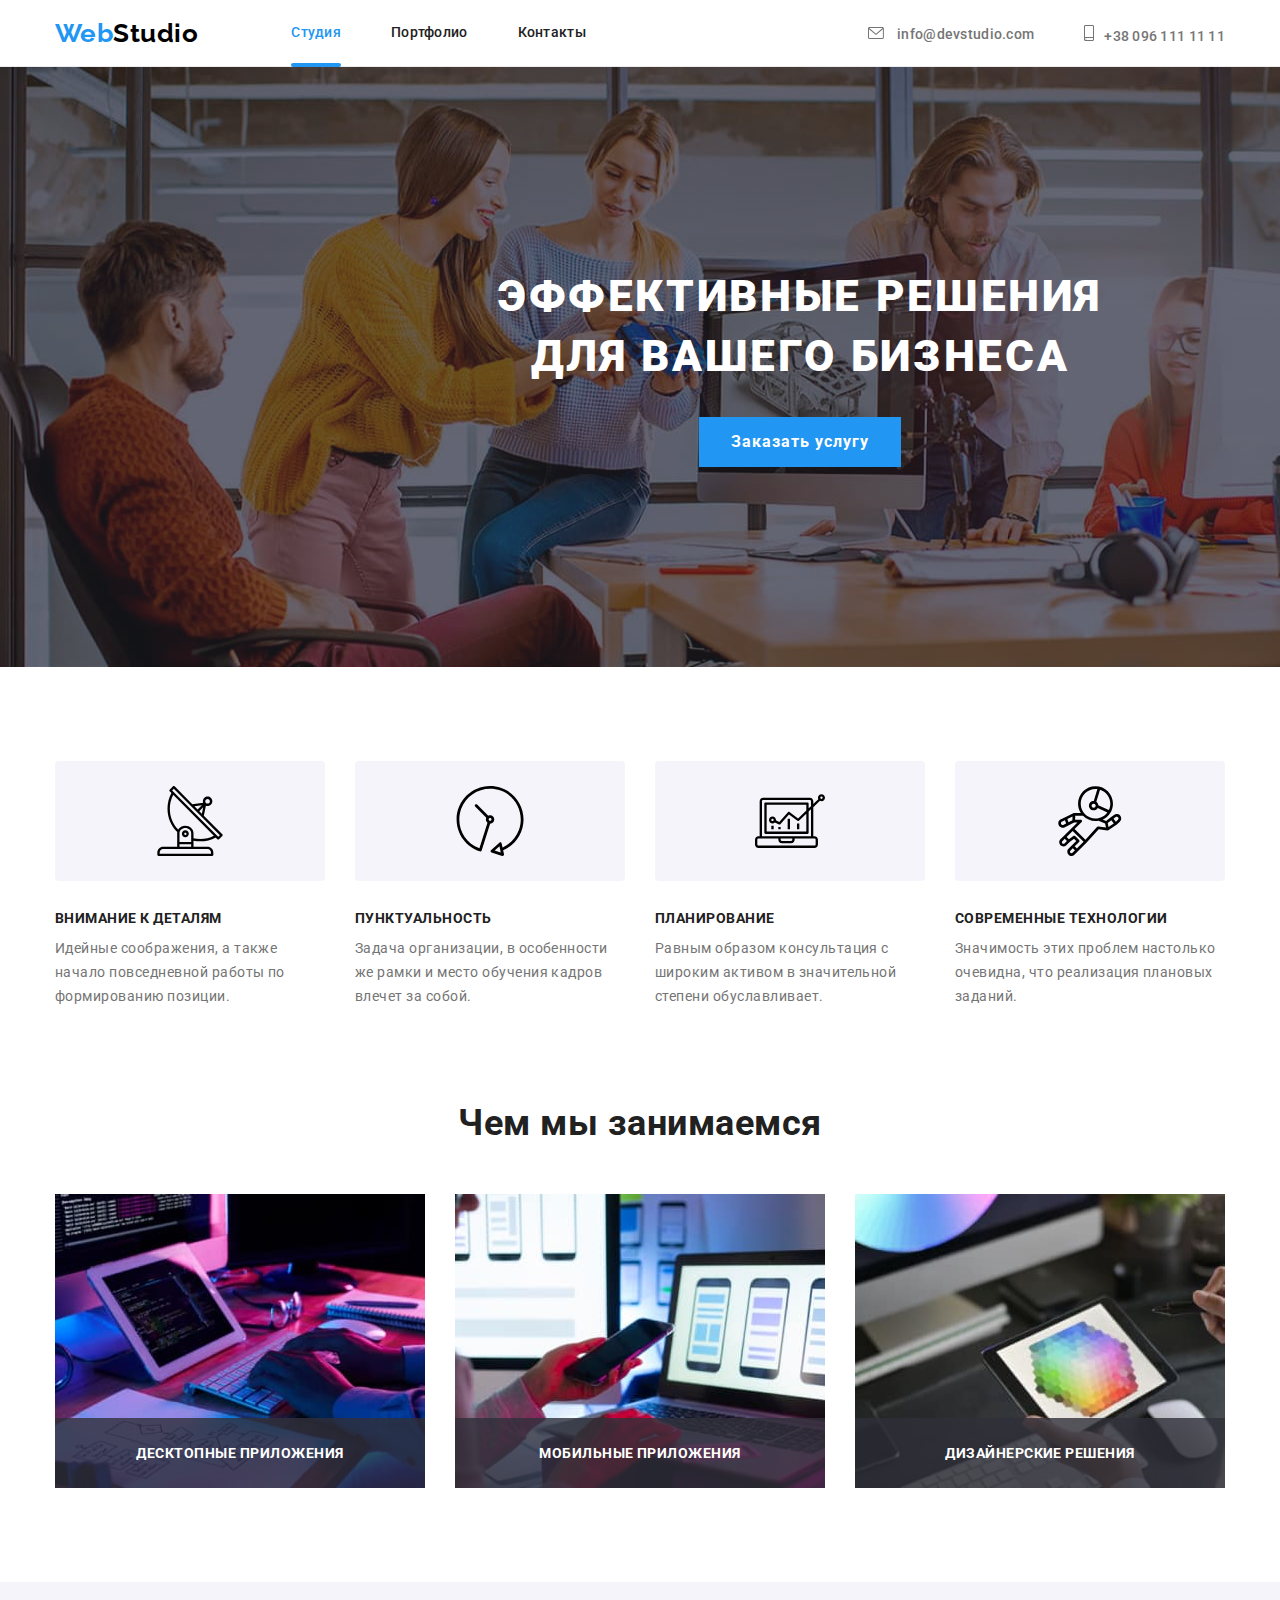
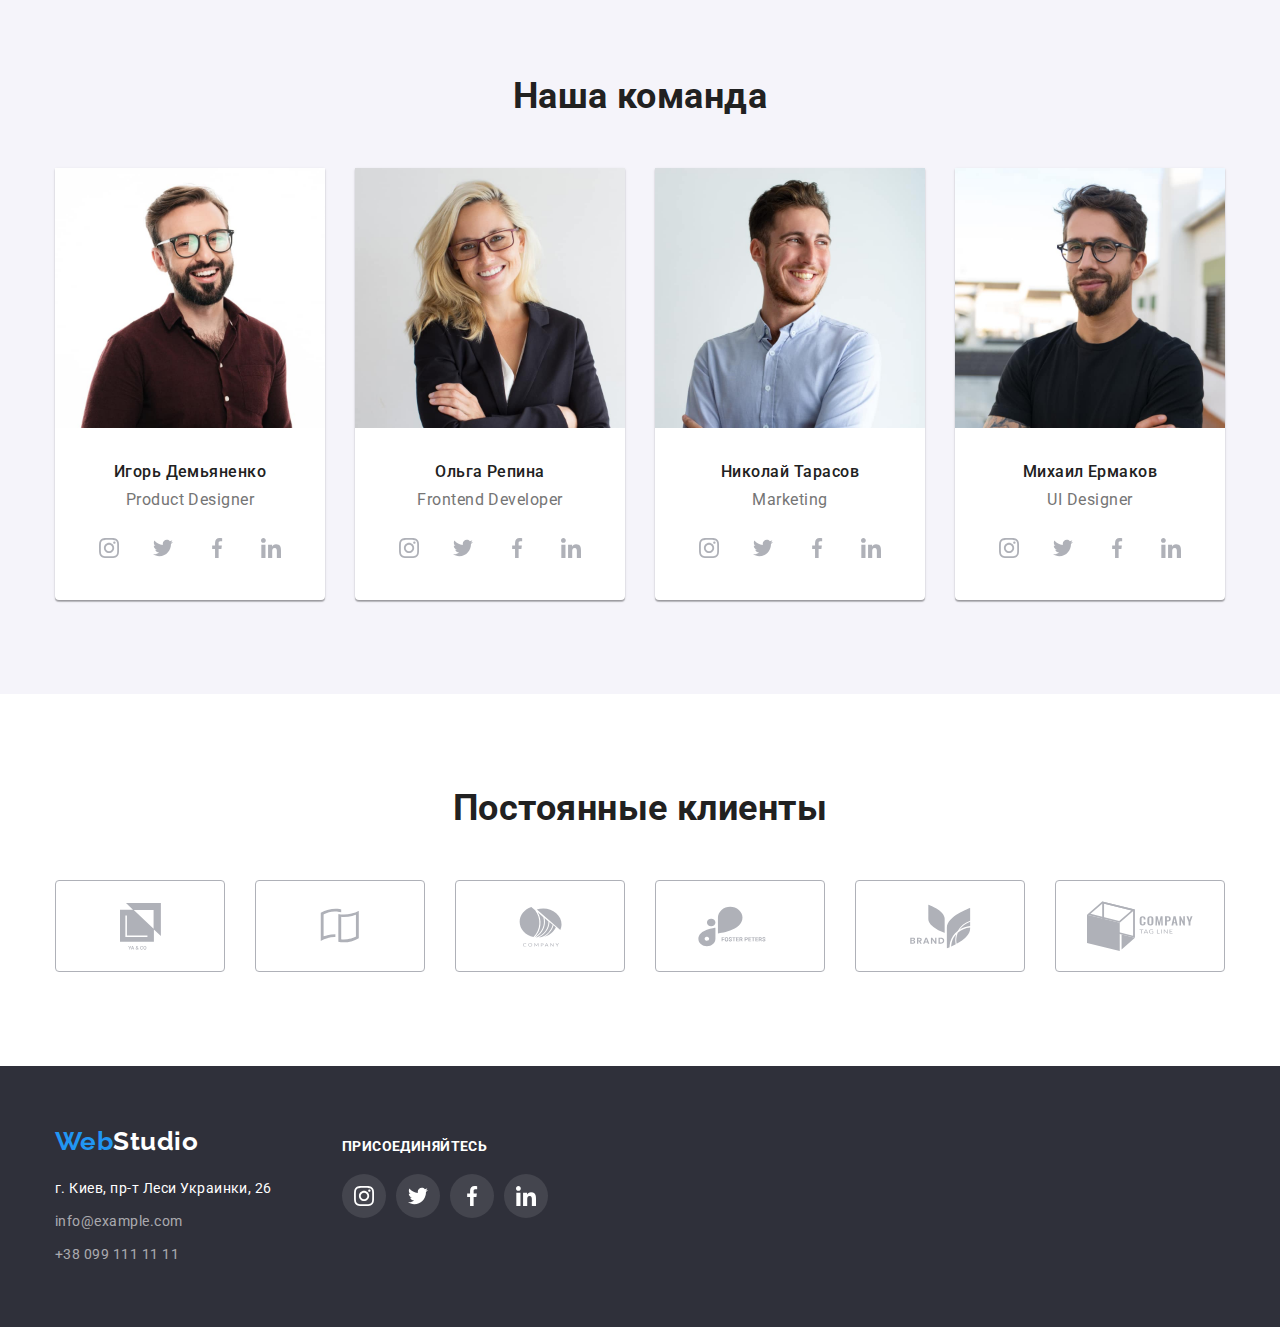
<file: index.html>
<!DOCTYPE html>
<html lang="en">

<head>
    <meta charset="UTF-8" />
    <meta http-equiv="X-UA-Compatible" content="IE=edge" />
    <meta name="viewport" content="width=device-width, initial-scale=1.0" />
    <title>Document</title>
    <link href="https://fonts.googleapis.com/css2?family=Raleway:wght@700&family=Roboto:wght@400;500;700;900&display=swap" rel="stylesheet" />
    <link rel="stylesheet" href="https://cdnjs.cloudflare.com/ajax/libs/modern-normalize/1.1.0/modern-normalize.min.css" />
    <link rel="stylesheet" href="./css/styles.css" />
</head>

<body>
    <header class="header">
        <div class="conteiner">
            <nav class="heder-nav">
                <a href="./index.html" class="logo-header" lang="en">
                    <span class="logo-first">Web</span>Studio</a>
                <ul class="header-list">
                    <li class="header-item">
                        <a href="./index.html" class="header-list-link current">Студия</a>
                    </li>
                    <li class="header-item">
                        <a href="./portfolio.html" class="header-list-link">Портфолио</a>
                    </li>
                    <li class="header-item">
                        <a href="" class="header-list-link">Контакты</a>
                    </li>
                </ul>
            </nav>
            <ul class="virtual-header">
                <li class="connect">
                    <a href="mailto:info@devstudio.com" class="header-link">
                        <svg class="connectoin-icon" width="16" height="12">
                <use href="./image/icons.svg#icon-envelope-hover"></use>
              </svg>
                        <span class="number">info@devstudio.com</span>
                    </a>
                </li>
                <li class="connect">
                    <a href="tel:+380961111111" class="header-link">
                        <svg class="connectoin-icon" width="10" height="16">
                <use href="./image/icons.svg#icon-smartphone"></use></svg
              ><span class="number">+38 096 111 11 11</span></a
            >
          </li>
        </ul>
      </div>
    </header>
    <main>
      <section class="hero">
        <div class="hero-content">
          <h1 class="hero-title">Эффективные решения для вашего бизнеса</h1>
          <button type="button" class="hero-btn" data-modal-open>
            Заказать услугу
          </button>
        </div>
      </section>
      <section class="principles section">
        <div class="conteiner">
          <h2 hidden>principles</h2>
          <ul class="principles-list">
            <li class="principle-item">
              <div class="principle-icon-block">
                <svg class="principle-icon">
                  <use href="./image/icons.svg#icon-antenna"></use>
                </svg>
        </div>
        <h3 class="principles-title">Внимание к деталям</h3>
        <p class="principles-text">
            Идейные соображения, а также начало повседневной работы по формированию позиции.
        </p>
        </li>
        <li class="principle-item">
            <div class="principle-icon-block">
                <svg class="principle-icon">
                  <use href="./image/icons.svg#icon-Vector" class="icon"></use>
                </svg>
            </div>
            <h3 class="principles-title">Пунктуальность</h3>
            <p class="principles-text">
                Задача организации, в особенности же рамки и место обучения кадров влечет за собой.
            </p>
        </li>
        <li class="principle-item">
            <div class="principle-icon-block">
                <svg class="principle-icon">
                  <use href="./image/icons.svg#icon-diagram"></use>
                </svg>
            </div>
            <h3 class="principles-title">Планирование</h3>
            <p class="principles-text">
                Равным образом консультация с широким активом в значительной степени обуславливает.
            </p>
        </li>
        <li class="principle-item">
            <div class="principle-icon-block">
                <svg class="principle-icon">
                  <use href="./image/icons.svg#icon-group-5"></use>
                </svg>
            </div>
            <h3 class="principles-title">Современные технологии</h3>
            <p class="principles-text">
                Значимость этих проблем настолько очевидна, что реализация плановых заданий.
            </p>
        </li>
        </ul>
        </div>
        </section>
        <section class="directions section">
            <div class="conteiner">
                <h2 class="directions-title">Чем мы занимаемся</h2>
                <ul class="directions-list">
                    <li class="directions-item">
                        <img src="./image/img-1.jpg" alt="printingon the kybord" width="370" class="directions-img" />
                        <p class="direction-text">Десктопные приложения</p>
                    </li>
                    <li class="directions-item">
                        <img src="./image/box-2.jpg" alt="notebook with a phone" width="370" class="directions-img" />
                        <p class="direction-text">Мобильные приложения</p>
                    </li>
                    <li class="directions-item">
                        <img src="./image/box-3.jpg" alt="palette in laptop" width="370" class="directions-img" />
                        <p class="direction-text">Дизайнерские решения</p>
                    </li>
                </ul>
            </div>
        </section>
        <section class="team section">
            <div class="conteiner">
                <h2 class="team-title">Наша команда</h2>
                <ul class="team-list">
                    <li class="team-members">
                        <img src="./image/dem.jpg" alt="Demianenko" width="270" />
                        <div class="team-content">
                            <h3 class="team-item">Игорь Демьяненко</h3>
                            <p class="team-text">Product Designer</p>
                            <ul class="masters-contact">
                                <li class="contact-item">
                                    <a href="" class="masters-contact-link">
                                        <svg class="network-icons" width="20" height="20">
                        <use href="./image/icons.svg#icon-instagram"></use>
                      </svg>
                                    </a>
                                </li>
                                <li class="contact-item">
                                    <a href="" class="masters-contact-link">
                                        <svg class="network-icons" width="20" height="20">
                        <use href="./image/icons.svg#icon-twitter"></use>
                      </svg>
                                    </a>
                                </li>
                                <li class="contact-item">
                                    <a href="" class="masters-contact-link">
                                        <svg class="network-icons" width="20" height="20">
                        <use href="./image/icons.svg#icon-facebook"></use>
                      </svg>
                                    </a>
                                </li>
                                <li class="contact-item">
                                    <a href="" class="masters-contact-link">
                                        <svg class="network-icons" width="20" height="20">
                        <use href="./image/icons.svg#icon-linkedin"></use>
                      </svg>
                                    </a>
                                </li>
                            </ul>
                        </div>
                    </li>
                    <li class="team-members">
                        <img src="./image/repi.jpg" alt="Repina" width="270" />
                        <div class="team-content">
                            <h3 class="team-item">Ольга Репина</h3>
                            <p class="team-text">Frontend Developer</p>
                            <ul class="masters-contact">
                                <li class="contact-item">
                                    <a href="" class="masters-contact-link">
                                        <svg class="network-icons" width="20" height="20">
                        <use href="./image/icons.svg#icon-instagram"></use>
                      </svg>
                                    </a>
                                </li>
                                <li class="contact-item">
                                    <a href="" class="masters-contact-link">
                                        <svg class="network-icons" width="20" height="20">
                        <use href="./image/icons.svg#icon-twitter"></use>
                      </svg>
                                    </a>
                                </li>
                                <li class="contact-item">
                                    <a href="" class="masters-contact-link">
                                        <svg class="network-icons" width="20" height="20">
                        <use href="./image/icons.svg#icon-facebook"></use>
                      </svg>
                                    </a>
                                </li>
                                <li class="contact-item">
                                    <a href="" class="masters-contact-link">
                                        <svg class="network-icons" width="20" height="20">
                        <use href="./image/icons.svg#icon-linkedin"></use>
                      </svg>
                                    </a>
                                </li>
                            </ul>
                        </div>
                    </li>
                    <li class="team-members">
                        <img src="./image/tar.jpg" alt="Tarasov" width="270" />
                        <div class="team-content">
                            <h3 class="team-item">Николай Тарасов</h3>
                            <p class="team-text">Marketing</p>
                            <ul class="masters-contact">
                                <li class="contact-item">
                                    <a href="" class="masters-contact-link">
                                        <svg class="network-icons" width="20" height="20">
                        <use href="./image/icons.svg#icon-instagram"></use>
                      </svg>
                                    </a>
                                </li>
                                <li class="contact-item">
                                    <a href="" class="masters-contact-link">
                                        <svg class="network-icons" width="20" height="20">
                        <use href="./image/icons.svg#icon-twitter"></use>
                      </svg>
                                    </a>
                                </li>
                                <li class="contact-item">
                                    <a href="" class="masters-contact-link">
                                        <svg class="network-icons" width="20" height="20">
                        <use href="./image/icons.svg#icon-facebook"></use>
                      </svg>
                                    </a>
                                </li>
                                <li class="contact-item">
                                    <a href="" class="masters-contact-link">
                                        <svg class="network-icons" width="20" height="20">
                        <use href="./image/icons.svg#icon-linkedin"></use>
                      </svg>
                                    </a>
                                </li>
                            </ul>
                        </div>
                    </li>
                    <li class="team-members">
                        <img src="./image/jer.jpg" alt="Jermakov" width="270" />
                        <div class="team-content">
                            <h3 class="team-item">Михаил Ермаков</h3>
                            <p class="team-text">UI Designer</p>
                            <ul class="masters-contact">
                                <li class="contact-item">
                                    <a href="" class="masters-contact-link">
                                        <svg class="network-icons" width="20" height="20">
                        <use href="./image/icons.svg#icon-instagram"></use>
                      </svg>
                                    </a>
                                </li>
                                <li class="contact-item">
                                    <a href="" class="masters-contact-link">
                                        <svg class="network-icons" width="20" height="20">
                        <use href="./image/icons.svg#icon-twitter"></use>
                      </svg>
                                    </a>
                                </li>
                                <li class="contact-item">
                                    <a href="" class="masters-contact-link">
                                        <svg class="network-icons" width="20" height="20">
                        <use href="./image/icons.svg#icon-facebook"></use>
                      </svg>
                                    </a>
                                </li>
                                <li class="contact-item">
                                    <a href="" class="masters-contact-link">
                                        <svg class="network-icons" width="20" height="20">
                        <use href="./image/icons.svg#icon-linkedin"></use>
                      </svg>
                                    </a>
                                </li>
                            </ul>
                        </div>
                    </li>
                </ul>
            </div>
        </section>
        <section class="client section">
            <div class="conteiner">
                <h2 class="directions-title">Постоянные клиенты</h2>
                <ul class="clients-list">
                    <li class="clients-item">
                        <a href="" class="clients-link">
                            <svg class="clients-icon" width="41" height="47">
                  <use href="./image/icons.svg#icon-group"></use></svg
              ></a>
            </li>
            <li class="clients-item">
              <a href="" class="clients-link">
                <svg class="clients-icon" width="40" height="52">
                  <use href="./image/icons.svg#icon-Union"></use></svg
              ></a>
            </li>
            <li class="clients-item">
              <a href="" class="clients-link">
                <svg class="clients-icon" width="43" height="41">
                  <use href="./image/icons.svg#icon-group-1"></use></svg
              ></a>
            </li>
            <li class="clients-item">
              <a href="" class="clients-link">
                <svg class="clients-icon" width="84" height="41">
                  <use href="./image/icons.svg#icon-group-2"></use></svg
              ></a>
            </li>
            <li class="clients-item">
              <a href="" class="clients-link">
                <svg class="clients-icon" width="63" height="45">
                  <use href="./image/icons.svg#icon-group-3"></use></svg
              ></a>
            </li>
            <li class="clients-item">
              <a href="" class="clients-link">
                <svg class="clients-icon" width="106" height="60">
                  <use href="./image/icons.svg#icon-group-4"></use></svg
              ></a>
            </li>
          </ul>
        </div>
      </section>
    </main>
    <footer class="footer">
      <div class="conteiner block">
        <div class="map-address">
          <a href="./index.html" class="logo-footer" lang="en">
            <span class="logo-first">Web</span>Studio</a
          >
          <address class="address">г. Киев, пр-т Леси Украинки, 26</address>
          <ul class="virtual-footer">
            <li class="footer-list">
              <a href="mailto:info@example.com" class="footer-link"
                >info@example.com</a
              >
            </li>
            <li class="footer-list">
              <a href="tel:+380991111111" class="footer-link"
                >+38 099 111 11 11</a
              >
            </li>
          </ul>
        </div>
        <div class="network-address">
          <h3 class="network-address-title">присоединяйтесь</h3>
          <ul class="network-list">
            <li class="network-list-item">
              <a href="" class="network-link">
                <svg class="network-icon" width="20" height="20">
                  <use href="./image/icons.svg#icon-instagram"></use>
                </svg>
                        </a>
                    </li>
                    <li class="network-list-item">
                        <a href="" class="network-link">
                            <svg class="network-icon" width="20" height="20">
                  <use href="./image/icons.svg#icon-twitter"></use>
                </svg>
                        </a>
                    </li>
                    <li class="network-list-item">
                        <a href="" class="network-link">
                            <svg class="network-icon" width="20" height="20">
                  <use href="./image/icons.svg#icon-facebook"></use>
                </svg>
                        </a>
                    </li>
                    <li class="network-list-item">
                        <a href="" class="network-link">
                            <svg class="network-icon" width="20" height="20">
                  <use href="./image/icons.svg#icon-linkedin"></use></svg
              ></a>
            </li>
          </ul>
        </div>
      </div>
    </footer>
    <div class="backdrop is-hidden" data-modal>
      <div class="modal">
        <button type="button" class="modal-close-btn" data-modal-close>
          <svg class="close-icon" width="11" height="11">
            <use href="./image/icons.svg#icon-Close"></use>
          </svg>
                            </button>
            </div>
            </div>
            <script src="./js/modal.js"></script>
</body>

</html>
</file>
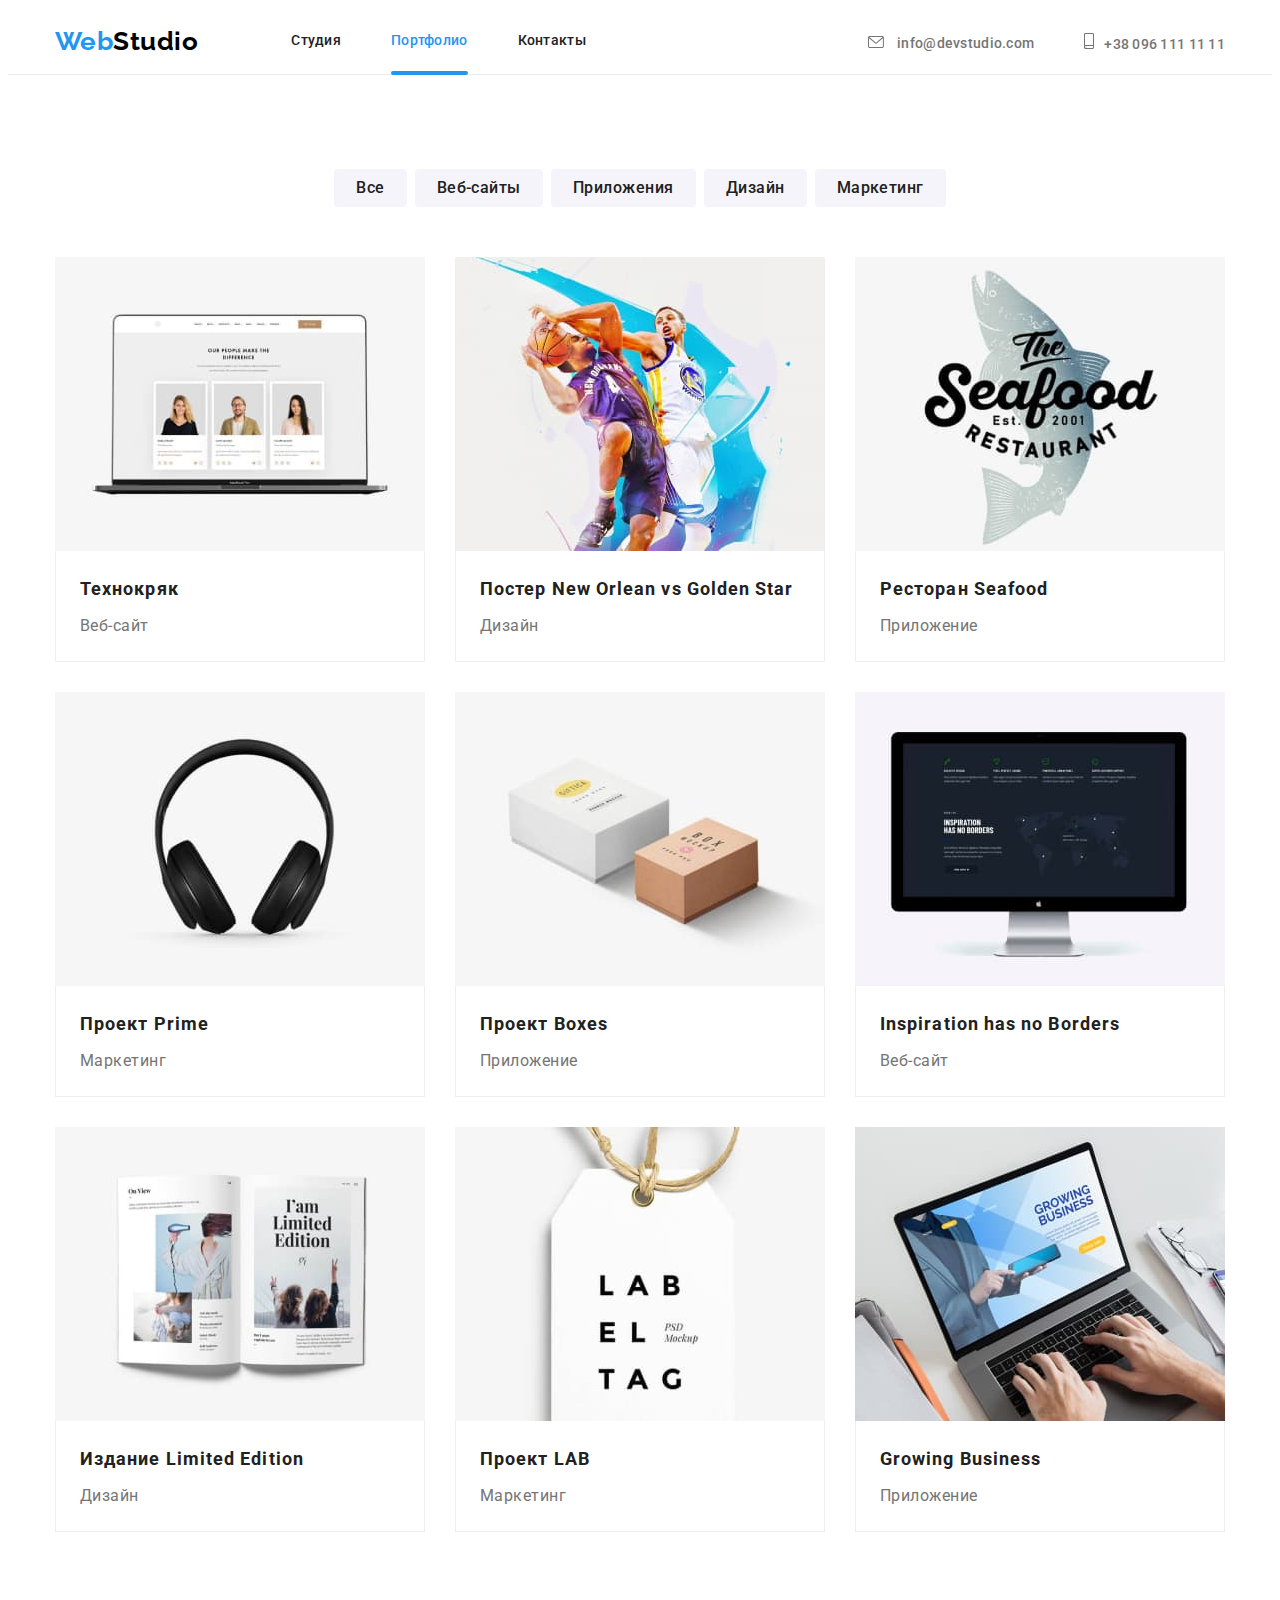
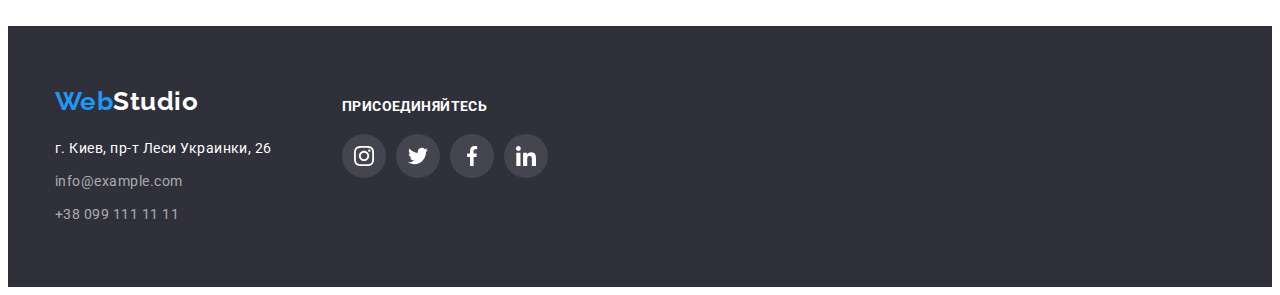
<file: portfolio.html>
<!DOCTYPE html>
<html lang="en">

<head>
    <meta charset="UTF-8" />
    <meta http-equiv="X-UA-Compatible" content="IE=edge" />
    <meta name="viewport" content="width=device-width, initial-scale=1.0" />
    <title>Portfolio</title>
    <link rel="stylesheet" href="./css/styles.css" />
    <link href="https://fonts.googleapis.com/css2?family=Raleway:wght@700&family=Roboto:wght@400;500;700;900&display=swap" rel="stylesheet" />
</head>

<body>
    <header class="header">
        <div class="conteiner">
            <nav class="heder-nav">
                <a href="./index.html" class="logo-header" lang="en">
                    <span class="logo-first">Web</span>Studio</a>
                <ul class="header-list">
                    <li class="header-item">
                        <a href="./index.html" class="header-list-link">Студия</a>
                    </li>
                    <li class="header-item">
                        <a href="./portfolio.html" class="header-list-link current">Портфолио</a
              >
            </li>
            <li class="header-item">
              <a href="" class="header-list-link">Контакты</a>
                    </li>
                </ul>
            </nav>
            <ul class="virtual-header">
                <li class="connect">
                    <a href="mailto:info@devstudio.com" class="header-link">
                        <svg class="connectoin-icon" width="16" height="12">
                <use href="./image/icons.svg#icon-envelope-hover"></use>
              </svg>
                        <span class="number">info@devstudio.com</span>
                    </a>
                </li>
                <li class="connect">
                    <a href="tel:+380961111111" class="header-link">
                        <svg class="connectoin-icon" width="10" height="16">
                <use href="./image/icons.svg#icon-smartphone"></use></svg
              ><span class="number">+38 096 111 11 11</span></a
            >
          </li>
        </ul>
      </div>
    </header>
    <main>
      <section class="section">
        <div class="conteiner">
          <h1 hidden>work examples</h1>
          <ul class="btn-list">
            <li class="list-item">
              <button type="button" class="btn-item">Все</button>
            </li>
            <li class="list-item">
              <button type="button" class="btn-item">Веб-сайты</button>
            </li>
            <li class="list-item">
              <button type="button" class="btn-item">Приложения</button>
            </li>
            <li class="list-item">
              <button type="button" class="btn-item">Дизайн</button>
            </li>
            <li class="list-item">
              <button type="button" class="btn-item">Маркетинг</button>
            </li>
          </ul>

          <ul class="examples">
            <li class="examples-item">
              <div class="example-top">
                <img
                  src="./image/img-techno.jpg"
                  alt="photo of staff"
                  width="370"
                  height="294"
                  class="examples-img"
                />
                <p class="overley-text">
                  Ресурс предлагает комплексные предложения с разным уровнем
                  функционала и сервисов. Все это позволит посетителю получить
                  исчерпывающие сведения о компании или частном лице.
                </p>
              </div>
              <div class="card-content">
                <h2 class="examples-title">Технокряк</h2>
                <p class="examples-text">Веб-сайт</p>
              </div>
            </li>
            <li class="examples-item">
              <div class="example-top">
                <img
                  src="./image/img-bascketball.jpg"
                  alt="two man plaing bascketball"
                  width="370"
                  height="294"
                  class="examples-img"
                />
                <p class="overley-text">
                  Ресурс предлагает комплексные предложения с разным уровнем
                  функционала и сервисов. Все это позволит посетителю получить
                  исчерпывающие сведения о компании или частном лице.
                </p>
              </div>
              <div class="card-content">
                <h2 class="examples-title">Постер New Orlean vs Golden Star</h2>
                <p class="examples-text">Дизайн</p>
              </div>
            </li>
            <li class="examples-item">
              <div class="example-top">
                <img
                  src="./image/img-seafood.jpg"
                  alt="logo of restraunt"
                  width="370"
                  height="294"
                  class="examples-img"
                />
                <p class="overley-text">
                  Ресурс предлагает комплексные предложения с разным уровнем
                  функционала и сервисов. Все это позволит посетителю получить
                  исчерпывающие сведения о компании или частном лице.
                </p>
              </div>
              <div class="card-content">
                <h2 class="examples-title">Ресторан Seafood</h2>
                <p class="examples-text">Приложение</p>
              </div>
            </li>
            <li class="examples-item">
              <div class="example-top">
                <img
                  src="./image/img-headphone.jpg"
                  alt="headphone"
                  width="370"
                  height="294"
                  class="examples-img"
                />
                <p class="overley-text">
                  Ресурс предлагает комплексные предложения с разным уровнем
                  функционала и сервисов. Все это позволит посетителю получить
                  исчерпывающие сведения о компании или частном лице.
                </p>
              </div>
              <div class="card-content">
                <h2 class="examples-title">Проект Prime</h2>
                <p class="examples-text">Маркетинг</p>
              </div>
            </li>
            <li class="examples-item">
              <div class="example-top">
                <img
                  src="./image/img-boxes.jpg"
                  alt="two boxes"
                  width="370"
                  height="294"
                  class="examples-img"
                />
                <p class="overley-text">
                  Ресурс предлагает комплексные предложения с разным уровнем
                  функционала и сервисов. Все это позволит посетителю получить
                  исчерпывающие сведения о компании или частном лице.
                </p>
              </div>
              <div class="card-content">
                <h2 class="examples-title">Проект Boxes</h2>
                <p class="examples-text">Приложение</p>
              </div>
            </li>
            <li class="examples-item">
              <div class="example-top">
                <img
                  src="./image/img-monitor.jpg"
                  alt="monitor"
                  width="370"
                  height="294"
                  class="examples-img"
                />
                <p class="overley-text">
                  Ресурс предлагает комплексные предложения с разным уровнем
                  функционала и сервисов. Все это позволит посетителю получить
                  исчерпывающие сведения о компании или частном лице.
                </p>
              </div>
              <div class="card-content">
                <h2 class="examples-title">Inspiration has no Borders</h2>
                <p class="examples-text">Веб-сайт</p>
              </div>
            </li>
            <li class="examples-item">
              <div class="example-top">
                <img
                  src="./image/img-magazine.jpg"
                  alt="magazine"
                  width="370"
                  height="294"
                  class="examples-img"
                />
                <p class="overley-text">
                  Ресурс предлагает комплексные предложения с разным уровнем
                  функционала и сервисов. Все это позволит посетителю получить
                  исчерпывающие сведения о компании или частном лице.
                </p>
              </div>
              <div class="card-content">
                <h2 class="examples-title">Издание Limited Edition</h2>
                <p class="examples-text">Дизайн</p>
              </div>
            </li>
            <li class="examples-item">
              <div class="example-top">
                <img
                  src="./image/img-lab.jpg"
                  alt="label"
                  width="370"
                  height="294"
                  class="examples-img"
                />
                <p class="overley-text">
                  Ресурс предлагает комплексные предложения с разным уровнем
                  функционала и сервисов. Все это позволит посетителю получить
                  исчерпывающие сведения о компании или частном лице.
                </p>
              </div>
              <div class="card-content">
                <h2 class="examples-title">Проект LAB</h2>
                <p class="examples-text">Маркетинг</p>
              </div>
            </li>
            <li class="examples-item">
              <div class="example-top">
                <img
                  src="./image/img-laptop.jpg"
                  alt="laptop"
                  width="370"
                  height="294"
                  class="examples-img"
                />
                <p class="overley-text">
                  Ресурс предлагает комплексные предложения с разным уровнем
                  функционала и сервисов. Все это позволит посетителю получить
                  исчерпывающие сведения о компании или частном лице.
                </p>
              </div>
              <div class="card-content">
                <h2 class="examples-title">Growing Business</h2>
                <p class="examples-text">Приложение</p>
              </div>
            </li>
          </ul>
        </div>
      </section>
    </main>
    <footer class="footer">
      <div class="conteiner block">
        <div class="map-address">
          <a href="./index.html" class="logo-footer" lang="en">
            <span class="logo-first">Web</span>Studio</a
          >
          <address class="address">г. Киев, пр-т Леси Украинки, 26</address>
          <ul class="virtual-footer">
            <li class="footer-list">
              <a href="mailto:info@example.com" class="footer-link"
                >info@example.com</a
              >
            </li>
            <li class="footer-list">
              <a href="tel:+380991111111" class="footer-link"
                >+38 099 111 11 11</a
              >
            </li>
          </ul>
        </div>
        <div class="network-address">
          <h3 class="network-address-title">присоединяйтесь</h3>
          <ul class="network-list">
            <li class="network-list-item">
              <a href="" class="network-link">
                <svg class="network-icon" width="20" height="20">
                  <use href="./image/icons.svg#icon-instagram"></use>
                </svg>
                    </a>
                </li>
                <li class="network-list-item">
                    <a href="" class="network-link">
                        <svg class="network-icon" width="20" height="20">
                  <use href="./image/icons.svg#icon-twitter"></use>
                </svg>
                    </a>
                </li>
                <li class="network-list-item">
                    <a href="" class="network-link">
                        <svg class="network-icon" width="20" height="20">
                  <use href="./image/icons.svg#icon-facebook"></use>
                </svg>
                    </a>
                </li>
                <li class="network-list-item">
                    <a href="" class="network-link">
                        <svg class="network-icon" width="20" height="20">
                  <use href="./image/icons.svg#icon-linkedin"></use></svg
              ></a>
            </li>
          </ul>
        </div>
      </div>
    </footer>
  </body>
</html>
</file>
<file: css/styles.css>
html {
    box-sizing: border-box;
}

*,
*::before,
::after {
    box-sizing: inherit;
}

h1,
h2,
h3,
h4,
h5,
h6,
p {
    margin: 0;
}

ul {
    margin: 0;
    padding-left: 0;
}

:root {
    --bacground-white: #ffffff;
    --hero-link-color: #ffffff;
    --link-color: #2196f3;
    --main-text-color: #212121;
    --secondary-text-color: #757575;
}

body {
    color: #212121;
    font-family: "Roboto", sans-serif;
    background-color: #ffffff;
    letter-spacing: 0.03em;
}


/* -----------------HEADER----------------- */

.header {
    background-color: #ffffff;
    border-bottom: 1px solid #ececec;
}

.conteiner {
    width: 1200px;
    padding-left: 15px;
    padding-right: 15px;
    margin: 0 auto;
}

.header .conteiner {
    display: flex;
}

.heder-nav {
    display: flex;
    align-items: center;
    height: 100%;
}

.logo-header,
.logo-footer {
    font-family: "Raleway";
    font-weight: 700;
    font-size: 26px;
    line-height: 1.19;
    color: #000000;
    text-decoration: none;
}

.logo-header {
    margin-right: 93px;
}

.logo-first {
    color: var(--link-color);
}

.header-list {
    list-style: none;
    padding: 0;
    display: flex;
}

.header-list-link {
    display: block;
    font-weight: 500;
    font-size: 14px;
    line-height: 1.14;
    letter-spacing: 0.02em;
    color: var(--main-text-color);
    text-decoration: none;
    padding-top: 25px;
    padding-bottom: 25px;
    transition-property: color;
    transition-duration: 250ms;
    transition-timing-function: cubic-bezier(0.4, 0, 0.2, 1);
}

.header-list-link:hover,
.header-list-link:focus {
    color: var(--link-color);
}

.header-list .header-list-link.current {
    color: var(--link-color);
}

.header-item {
    height: 100%;
    position: relative;
}

.header-list-link.current::after {
    content: "";
    width: 100%;
    height: 4px;
    background: #2196f3;
    border-radius: 2px;
    display: flex;
    position: absolute;
    bottom: -1px;
}

.virtual-header {
    list-style: none;
    padding: 0;
    display: flex;
    align-items: center;
    margin-left: auto;
}

.connect:not(:last-child) {
    margin-right: 50px;
}

.connect {
    height: 16px;
}

.header-link {
    font-weight: 500;
    font-size: 14px;
    line-height: 1.14;
    letter-spacing: 0.02em;
    color: var(--secondary-text-color);
    text-decoration: none;
    transition-property: color;
    transition-duration: 250ms;
    transition-timing-function: cubic-bezier(0.4, 0, 0.2, 1);
}

.number {
    margin-left: 10px;
}

.header-item:not(:last-child) {
    margin-right: 50px;
}

.connectoin-icon {
    fill: var(--secondary-text-color);
    transition-property: fill;
    transition-duration: 250ms;
    transition-timing-function: cubic-bezier(0.4, 0, 0.2, 1);
}

.header-link:hover,
.header-link:focus {
    color: var(--link-color);
}

.header-link:hover>.connectoin-icon,
.header-link:focus>.connectoin-icon {
    fill: var(--link-color);
}


/* -----------------WORK EXAMPLES----------------- */

.section {
    padding-top: 94px;
    padding-bottom: 94px;
}

.btn-list,
.examples {
    list-style: none;
    padding: 0;
    margin-top: 0;
    margin-bottom: 0;
}

.btn-list {
    margin-bottom: 50px;
    display: flex;
    justify-content: center;
}

.list-item:not(:last-child) {
    margin-right: 8px;
}

.btn-item {
    font-family: inherit;
    font-weight: 500;
    font-size: 16px;
    line-height: 1.62;
    text-align: center;
    color: var(--main-text-color);
    background-color: #f5f4fa;
    letter-spacing: inherit;
    padding: 6px 22px;
    border-radius: 4px;
    border: none;
    transition-property: background-color, color;
    transition-duration: 250ms;
    transition-timing-function: cubic-bezier(0.4, 0, 0.2, 1);
}

.btn-item:hover,
.btn-item:focus {
    color: var(--hero-link-color);
    background-color: var(--link-color);
    box-shadow: 0px 3px 1px rgba(0, 0, 0, 0.1), 0px 1px 2px rgba(0, 0, 0, 0.08), 0px 2px 2px rgba(0, 0, 0, 0.12);
}

.examples {
    display: block;
    display: flex;
    flex-wrap: wrap;
    padding: 0;
    margin: -15px;
}

.examples-item {
    margin: 15px;
    display: block;
    flex-basis: calc(100% / 3 - 30px);
    position: relative;
    transition-property: box-shadow;
    transition-duration: 250ms;
    transition-timing-function: cubic-bezier(0.4, 0, 0.2, 1);
}

.examples-img {
    display: block;
    max-width: 100%;
}

.examples-item:hover,
.examples-item:focus {
    box-shadow: 0px 1px 1px rgba(0, 0, 0, 0.12), 0px 4px 4px rgba(0, 0, 0, 0.06), 1px 4px 6px rgba(0, 0, 0, 0.16);
}

.examples-title {
    margin-bottom: 4px;
    font-weight: 700;
    font-size: 18px;
    line-height: 2;
    letter-spacing: 0.06em;
    color: var(--main-text-color);
}

.examples-text {
    font-size: 16px;
    line-height: 1.88;
    color: var(--secondary-text-color);
}

.card-content {
    padding: 20px 24px;
    background: #ffffff;
    border-bottom: 1px solid #eeeeee;
    border-right: 1px solid #eeeeee;
    border-left: 1px solid #eeeeee;
}

.example-top {
    position: relative;
    overflow: hidden;
}

.overley-text {
    position: absolute;
    transform: translateY(100%);
    font-size: 400;
    font-size: 18px;
    line-height: 28px;
    color: #ffffff;
    padding: 63px 25px;
    background: rgba(33, 150, 243, 0.9);
    top: 0;
    display: flex;
    hieght: 100%;
    transition-property: transform;
    transition-duration: 250ms;
    transition-timing-function: cubic-bezier(0.4, 0, 0.2, 1);
}

.examples-item:hover .overley-text {
    transform: translateY(0);
}


/* -----------------FOOTER----------------- */

.footer {
    padding-top: 60px;
    padding-bottom: 60px;
}

.logo-footer {
    color: var(--hero-link-color);
}

.footer {
    background-color: #2f303a;
}

.address {
    font-weight: 400;
    font-size: 14px;
    line-height: 1.71;
    color: var(--hero-link-color);
    font-style: normal;
    margin-top: 20px;
}

.virtual-footer {
    list-style: none;
    padding-left: 0;
    margin-top: 9px;
    margin-bottom: 0;
}

.footer-list:last-child {
    margin-top: 9px;
}

.footer-link {
    font-family: "Roboto";
    font-style: normal;
    font-weight: 400;
    font-size: 14px;
    line-height: 1.71;
    color: rgba(255, 255, 255, 0.6);
    text-decoration: none;
}

.network-list {
    list-style: none;
    display: flex;
}

.network-list-item {
    width: 44px;
    height: 44px;
    margin-left: 10px;
}

.network-address-title {
    margin-bottom: 20px;
    color: var(--bacground-white);
    font-family: "Roboto";
    font-weight: 700;
    font-size: 14px;
    line-height: 16px;
    letter-spacing: 0.03em;
    text-transform: uppercase;
}

.network-list-item:first-child {
    margin-left: 0;
}

.network-link {
    display: flex;
    width: 100%;
    height: 100%;
    border-radius: 50%;
    align-items: center;
    justify-content: center;
    background-color: rgb(255, 255, 255, 10%);
    transition-property: background-color;
    transition-duration: 250ms;
    transition-timing-function: cubic-bezier(0.4, 0, 0.2, 1);
}

.network-icon {
    fill: var(--bacground-white);
}

.network-link:hover,
.network-link:focus {
    background-color: var(--link-color);
}

.conteiner.block {
    display: flex;
}

.network-address {
    margin-left: 70px;
    padding-top: 12px;
}


/* -----------------INDEX HTML----------------- */

.hero-title {
    display: inline-block;
    font-weight: 900;
    font-size: 44px;
    line-height: 1.36;
    text-align: center;
    letter-spacing: 0.06em;
    text-transform: uppercase;
    color: var(--hero-link-color);
    margin-bottom: 30px;
    max-width: 696px;
    text-align: center;
}

.hero {
    background-color: #2f303a;
    margin: 0 auto;
    width: 1600px;
    height: 600px;
}

.hero-content {
    padding-top: 200px;
    padding-bottom: 200px;
    text-align: center;
    background-color: #2f303a;
    background-image: linear-gradient( rgba(47, 48, 58, 0.4), rgba(47, 48, 58, 0.4)), url(../image/hero-bg.jpg);
    background-repeat: no-repeat;
    background-position: center;
    background-size: cover;
}

.hero-btn {
    font-family: inherit;
    font-weight: 700;
    font-size: 16px;
    line-height: 1.88;
    display: flex;
    align-items: center;
    text-align: center;
    letter-spacing: 0.06em;
    color: var(--hero-link-color);
    background-color: var(--link-color);
    min-width: 132px;
    border: 0;
    padding: 10px 32px 10px 32px;
    margin-right: auto;
    margin-left: auto;
    transition-property: background-color;
    transition-duration: 250ms;
    transition-timing-function: cubic-bezier(0.4, 0, 0.2, 1);
}

.hero-btn:hover,
.hero-btn:focus {
    background-color: #188ce8;
}


/* -------PRINCIPLES-------- */

.principles.section {
    padding-bottom: 0;
}

.principles-list {
    list-style: none;
    display: flex;
    padding-left: 0;
    margin-top: 0;
    margin-bottom: 0;
}

.principle-item:not(:last-child) {
    margin-right: 30px;
}

.principles-title {
    font-weight: 700;
    font-size: 14px;
    line-height: 1.14;
    text-transform: uppercase;
    color: var(--main-text-color);
    margin-bottom: 10px;
}

.principles-text {
    font-size: 14px;
    line-height: 1.71;
    color: var(--secondary-text-color);
}

.principle-icon {
    display: block;
    width: 70px;
    height: 70px;
    transition-property: fill;
    transition-duration: 250ms;
    transition-timing-function: cubic-bezier(0.4, 0, 0.2, 1);
}

.principle-icon-block {
    margin-bottom: 30px;
    width: 270px;
    height: 120px;
    display: flex;
    justify-content: center;
    align-items: center;
    background-color: #f5f4fa;
    border-radius: 4px;
}

.principle-icon-block:hover>.principle-icon,
.principle-icon-block:focus>.principle-icon {
    fill: var(--link-color);
}


/* -----------------DIRECTIONS OF WORK----------------- */

.directions-list {
    list-style: none;
    padding-left: 0;
    margin-top: 0;
    margin-bottom: 0;
    display: flex;
}

.directions-item {
    position: relative;
    display: block;
}

.directions-item:not(:last-child) {
    margin-right: 30px;
}

.directions-title {
    font-weight: 700;
    font-size: 36px;
    line-height: 1.16;
    text-align: center;
    color: var(--main-text-color);
    margin-bottom: 50px;
}

.direction-text {
    font-family: "Roboto";
    font-weight: 700;
    font-size: 14px;
    line-height: 16px;
    text-align: center;
    text-transform: uppercase;
    color: var(--bacground-white);
    display: flex;
    align-items: center;
    justify-content: center;
    width: 370px;
    height: 70px;
    background: rgba(47, 48, 58, 0.8);
    position: absolute;
    bottom: 0;
}

.directions-img {
    display: block;
}


/* -----------------------TEAM-------------- */

.team {
    background-color: #f5f4fa;
}

.team-list {
    list-style: none;
    padding-left: 0;
    margin-right: 0;
    margin-left: 0;
    display: flex;
}

.team-members:not(:last-child) {
    margin-right: 30px;
}

.team-members {
    background-color: #ffffff;
    border-radius: 0px 0px 4px 4px;
    box-shadow: 0px 1px 3px rgba(0, 0, 0, 0.12), 0px 1px 1px rgba(0, 0, 0, 0.14), 0px 2px 1px rgba(0, 0, 0, 0.2);
}

.team-title {
    font-weight: 700;
    font-size: 36px;
    line-height: 1.16;
    text-align: center;
    color: var(--main-text-color);
    margin-bottom: 50px;
}

.team-content {
    padding-top: 30px;
    padding-bottom: 30px;
    text-align: center;
}

.team-item {
    font-weight: 500;
    font-size: 16px;
    line-height: 1.18;
    color: var(--main-text-color);
    margin-bottom: 10px;
}

.team-text {
    font-size: 16px;
    line-height: 1.18;
    color: var(--secondary-text-color);
    margin-bottom: 16px;
}

.masters-contact {
    display: flex;
    justify-content: center;
}

.contact-item {
    list-style: none;
    margin: 0;
    padding: 0;
    width: 44px;
    height: 44px;
    margin-left: 10px;
}

.contact-item:first-child {
    margin-left: 0;
}

.masters-contact-link {
    display: flex;
    width: 100%;
    height: 100%;
    border-radius: 50%;
    justify-content: center;
    align-items: center;
}

.network-icons {
    fill: #afb1b8;
    transition-property: fill;
    transition-duration: 250ms;
    transition-timing-function: cubic-bezier(0.4, 0, 0.2, 1);
}

.masters-contact-link:hover,
.masters-contact-link:focus {
    background-color: var(--link-color);
    transition-property: background-color;
    transition-duration: 250ms;
    transition-timing-function: cubic-bezier(0.4, 0, 0.2, 1);
}

.masters-contact-link:hover>.network-icons,
.masters-contact-link:focus>.network-icons {
    fill: var(--bacground-white);
}


/* -------------CLIENTS------------- */

.clients-list {
    list-style: none;
    display: flex;
    padding: 0;
}

.clients-item {
    display: block;
    width: 170px;
    height: 92px;
    margin-left: 30px;
}

.clients-item:first-child {
    margin-left: 0;
}

.clients-link {
    display: flex;
    width: 100%;
    height: 100%;
    align-items: center;
    justify-content: center;
    fill: #afb1b8;
    border: 1px solid #afb1b8;
    border-radius: 4px;
    transition-property: border;
    transition-duration: 250ms;
    transition-timing-function: cubic-bezier(0.4, 0, 0.2, 1);
}

.clients-link:hover,
.clients-link:focus {
    border: 1px solid var(--link-color);
}

.clients-icon {
    transition-property: fill;
    transition-duration: 250ms;
    transition-timing-function: cubic-bezier(0.4, 0, 0.2, 1);
}

.clients-link:hover>.clients-icon,
.clients-link:focus>.clients-icon {
    fill: var(--link-color);
}


/* ----------- modal------------ */

.backdrop {
    position: fixed;
    top: 0;
    left: 0;
    width: 100%;
    height: 100%;
    background: rgba(0, 0, 0, 0.2);
    transition: opacity 500ms linear, visibility 500ms linear;
}

.modal {
    position: absolute;
    width: 528px;
    min-height: 581px;
    background-color: #ffffff;
    top: 50%;
    left: 50%;
    transform: translate(-50%, -50%) scale(1) rotate(0);
    transition: transform 300ms linear;
}

.modal-close-btn {
    position: absolute;
    top: 8px;
    right: 8px;
    width: 30px;
    height: 30px;
    border-radius: 50%;
    border: 1px solid rgba(0, 0, 0, 0.1);
    background-color: #ffffff;
    display: flex;
    align-items: center;
    justify-content: center;
}

.is-hidden {
    opacity: 0;
    visibility: hidden;
    pointer-events: none;
}

.backdrop.is-hidden .modal {
    transform: translate(-50%, -50%) scale(0) rotate(-360deg);
}
</file>
